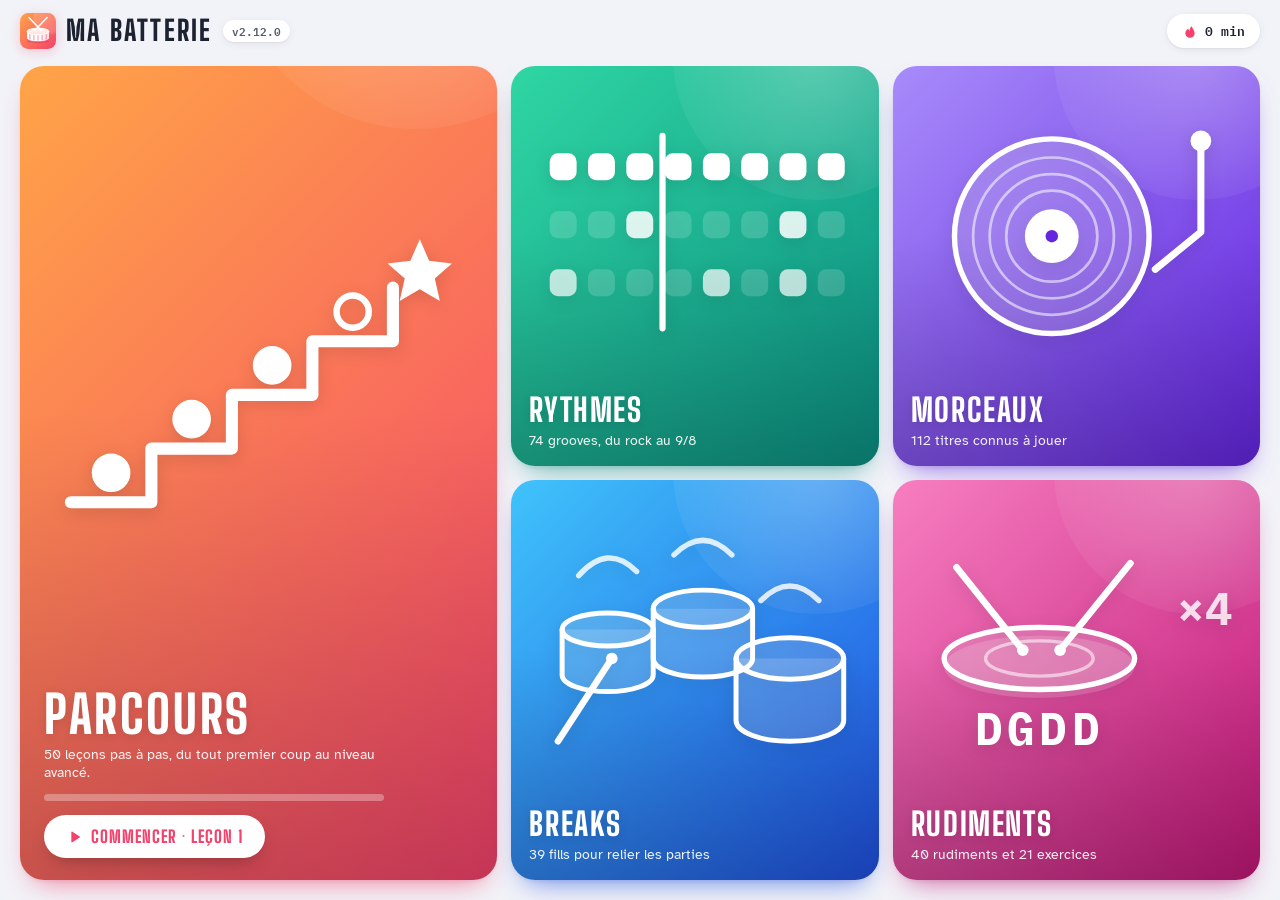
<file: index.html>
<!doctype html>
<html lang="fr">
<head>
<meta charset="utf-8">
<meta name="viewport" content="width=device-width, initial-scale=1, viewport-fit=cover">
<title>Ma Batterie</title>
<meta name="description" content="Apprendre la batterie : parcours progressif, rudiments, rythmes et morceaux connus, partitions qui se lisent toutes seules.">
<meta name="theme-color" content="#f2f3f8">
<link rel="manifest" href="manifest.webmanifest" data-pwa>
<link rel="apple-touch-icon" href="icons/apple-touch-icon.png" data-pwa>
<meta name="apple-mobile-web-app-capable" content="yes">
<meta name="mobile-web-app-capable" content="yes">
<meta name="apple-mobile-web-app-title" content="Batterie">
<meta name="apple-mobile-web-app-status-bar-style" content="default">
<link rel="preconnect" href="https://fonts.googleapis.com">
<link rel="preconnect" href="https://fonts.gstatic.com" crossorigin>
<link rel="stylesheet" href="https://fonts.googleapis.com/css2?family=Atkinson+Hyperlegible:ital,wght@0,400;0,700;1,400&family=Big+Shoulders+Display:wght@600;700;800&family=IBM+Plex+Mono:wght@500;600&display=swap">
<link rel="stylesheet" href="css/styles.css">
<link rel="icon" href="data:image/svg+xml,%3Csvg%20xmlns%3D%22http%3A%2F%2Fwww.w3.org%2F2000%2Fsvg%22%20viewBox%3D%220%200%20512%20512%22%3E%3Cdefs%3E%3ClinearGradient%20id%3D%22mb-fond%22%20x1%3D%220%22%20y1%3D%220%22%20x2%3D%221%22%20y2%3D%221%22%3E%3Cstop%20offset%3D%220%22%20stop-color%3D%22%23ffa447%22%2F%3E%3Cstop%20offset%3D%221%22%20stop-color%3D%22%23f5426c%22%2F%3E%3C%2FlinearGradient%3E%3ClinearGradient%20id%3D%22mb-corps%22%20x1%3D%220%22%20y1%3D%220%22%20x2%3D%221%22%20y2%3D%220%22%3E%3Cstop%20offset%3D%220%22%20stop-color%3D%22%23fff%22%2F%3E%3Cstop%20offset%3D%22.55%22%20stop-color%3D%22%23fff%22%2F%3E%3Cstop%20offset%3D%221%22%20stop-color%3D%22%23ffe2e8%22%2F%3E%3C%2FlinearGradient%3E%3ClinearGradient%20id%3D%22mb-peau%22%20x1%3D%220%22%20y1%3D%220%22%20x2%3D%220%22%20y2%3D%221%22%3E%3Cstop%20offset%3D%220%22%20stop-color%3D%22%23fff6ef%22%2F%3E%3Cstop%20offset%3D%221%22%20stop-color%3D%22%23ffe0d6%22%2F%3E%3C%2FlinearGradient%3E%3CclipPath%20id%3D%22mb-forme%22%3E%3Crect%20width%3D%22512%22%20height%3D%22512%22%20rx%3D%22116%22%2F%3E%3C%2FclipPath%3E%3C%2Fdefs%3E%3Crect%20width%3D%22512%22%20height%3D%22512%22%20rx%3D%22116%22%20fill%3D%22url(%23mb-fond)%22%2F%3E%3Ccircle%20cx%3D%22420%22%20cy%3D%2270%22%20r%3D%22230%22%20fill%3D%22%23fff%22%20opacity%3D%22.14%22%20clip-path%3D%22url(%23mb-forme)%22%2F%3E%3Cellipse%20cx%3D%22256%22%20cy%3D%22404%22%20rx%3D%22156%22%20ry%3D%2222%22%20fill%3D%22%237a0f2c%22%20opacity%3D%22.22%22%2F%3E%3Cpath%20d%3D%22M100%20262v102a156%2046%200%200%200%20312%200V262z%22%20fill%3D%22url(%23mb-corps)%22%2F%3E%3Cpath%20d%3D%22M100%20364a156%2046%200%200%200%20312%200%22%20fill%3D%22none%22%20stroke%3D%22%23f5426c%22%20stroke-width%3D%2212%22%20opacity%3D%22.9%22%2F%3E%3Cg%20stroke%3D%22%23f5426c%22%20stroke-width%3D%2210%22%20stroke-linecap%3D%22round%22%20opacity%3D%22.85%22%3E%3Cline%20x1%3D%22140%22%20y1%3D%22300%22%20x2%3D%22140%22%20y2%3D%22372%22%2F%3E%3Cline%20x1%3D%22198%22%20y1%3D%22306%22%20x2%3D%22198%22%20y2%3D%22384%22%2F%3E%3Cline%20x1%3D%22256%22%20y1%3D%22308%22%20x2%3D%22256%22%20y2%3D%22388%22%2F%3E%3Cline%20x1%3D%22314%22%20y1%3D%22306%22%20x2%3D%22314%22%20y2%3D%22384%22%2F%3E%3Cline%20x1%3D%22372%22%20y1%3D%22300%22%20x2%3D%22372%22%20y2%3D%22372%22%2F%3E%3C%2Fg%3E%3Cellipse%20cx%3D%22256%22%20cy%3D%22262%22%20rx%3D%22156%22%20ry%3D%2246%22%20fill%3D%22url(%23mb-peau)%22%20stroke%3D%22%23fff%22%20stroke-width%3D%2214%22%2F%3E%3Cg%20stroke%3D%22%23fff%22%20stroke-width%3D%2222%22%20stroke-linecap%3D%22round%22%3E%3Cline%20x1%3D%22126%22%20y1%3D%2264%22%20x2%3D%22300%22%20y2%3D%22246%22%2F%3E%3Cline%20x1%3D%22386%22%20y1%3D%2264%22%20x2%3D%22212%22%20y2%3D%22246%22%2F%3E%3C%2Fg%3E%3Ccircle%20cx%3D%22300%22%20cy%3D%22246%22%20r%3D%2216%22%20fill%3D%22%23fff%22%2F%3E%3Ccircle%20cx%3D%22212%22%20cy%3D%22246%22%20r%3D%2216%22%20fill%3D%22%23fff%22%2F%3E%3C%2Fsvg%3E">
</head>
<body>

<!-- Pictogrammes (un seul jeu de symboles, réutilisé partout) -->
<svg class="sprite" aria-hidden="true" focusable="false">
  <symbol id="i-retour" viewBox="0 0 24 24"><path d="M15 5l-7 7 7 7" fill="none" stroke="currentColor" stroke-width="2.4" stroke-linecap="round" stroke-linejoin="round"/></symbol>
  <symbol id="i-maison" viewBox="0 0 24 24"><path d="M4 11l8-7 8 7M6.5 9.5V20h11V9.5" fill="none" stroke="currentColor" stroke-width="2.2" stroke-linecap="round" stroke-linejoin="round"/></symbol>
  <symbol id="i-prec" viewBox="0 0 24 24"><path d="M14 6l-6 6 6 6" fill="none" stroke="currentColor" stroke-width="2.4" stroke-linecap="round" stroke-linejoin="round"/></symbol>
  <symbol id="i-suiv" viewBox="0 0 24 24"><path d="M10 6l6 6-6 6" fill="none" stroke="currentColor" stroke-width="2.4" stroke-linecap="round" stroke-linejoin="round"/></symbol>
  <symbol id="i-aide" viewBox="0 0 24 24"><circle cx="12" cy="12" r="9" fill="none" stroke="currentColor" stroke-width="2"/><path d="M9.6 9.4a2.5 2.5 0 1 1 3.4 2.3c-.7.3-1 .9-1 1.6v.4" fill="none" stroke="currentColor" stroke-width="2" stroke-linecap="round"/><circle cx="12" cy="17" r="1.2" fill="currentColor"/></symbol>
  <symbol id="i-reglages" viewBox="0 0 24 24"><path d="M4 7h9M17 7h3M4 17h3M11 17h9" fill="none" stroke="currentColor" stroke-width="2" stroke-linecap="round"/><circle cx="15" cy="7" r="2.2" fill="none" stroke="currentColor" stroke-width="2"/><circle cx="9" cy="17" r="2.2" fill="none" stroke="currentColor" stroke-width="2"/></symbol>
  <symbol id="i-metronome" viewBox="0 0 24 24"><path d="M8.5 3.5h7L19 21H5z" fill="none" stroke="currentColor" stroke-width="2" stroke-linejoin="round"/><path d="M12 16l5-8.5M7 16h10" fill="none" stroke="currentColor" stroke-width="2" stroke-linecap="round"/></symbol>
  <symbol id="i-batterie" viewBox="0 0 24 24"><ellipse cx="12" cy="8" rx="8" ry="3" fill="none" stroke="currentColor" stroke-width="2"/><path d="M4 8v8c0 1.7 3.6 3 8 3s8-1.3 8-3V8" fill="none" stroke="currentColor" stroke-width="2"/><path d="M9 3.5l3 4M17 2.5l-4 5" stroke="currentColor" stroke-width="1.8" stroke-linecap="round"/></symbol>
  <symbol id="i-reinit" viewBox="0 0 24 24"><path d="M5 12a7 7 0 1 0 2.1-5" fill="none" stroke="currentColor" stroke-width="2.2" stroke-linecap="round"/><path d="M4.5 3.5V8H9" fill="none" stroke="currentColor" stroke-width="2.2" stroke-linecap="round" stroke-linejoin="round"/></symbol>
  <symbol id="i-play" viewBox="0 0 24 24"><path d="M8 4.8v14.4c0 .8.9 1.3 1.6.8l11-7.2c.6-.4.6-1.2 0-1.6l-11-7.2c-.7-.5-1.6 0-1.6.8z" fill="currentColor"/></symbol>
  <symbol id="i-stop" viewBox="0 0 24 24"><rect x="6" y="6" width="12" height="12" rx="2" fill="currentColor"/></symbol>
  <symbol id="i-print" viewBox="0 0 24 24"><path d="M7 9V3h10v6M7 17H4v-7h16v7h-3M7 14h10v7H7z" fill="none" stroke="currentColor" stroke-width="2" stroke-linejoin="round"/></symbol>
  <symbol id="i-installer" viewBox="0 0 24 24"><path d="M12 3v12M7 10l5 5 5-5M5 20h14" fill="none" stroke="currentColor" stroke-width="2" stroke-linecap="round" stroke-linejoin="round"/></symbol>
  <symbol id="i-fermer" viewBox="0 0 24 24"><path d="M6 6l12 12M18 6L6 18" fill="none" stroke="currentColor" stroke-width="2.4" stroke-linecap="round"/></symbol>
  <symbol id="i-flamme" viewBox="0 0 24 24"><path d="M12 22c4 0 7-2.8 7-6.8 0-4.3-3.6-6.3-4.3-10.2-2.4 1.6-3.5 4-3.2 6.6-1.2-.6-2-1.8-2.2-3.2C7.2 10 5 12.3 5 15.2 5 19.2 8 22 12 22z" fill="currentColor"/></symbol>
  <symbol id="i-vue-partition" viewBox="0 0 24 24"><path d="M3 6h18M3 10h18M3 14h18M3 18h18" stroke="currentColor" stroke-width="1.4" opacity=".5"/><ellipse cx="8" cy="16" rx="2.6" ry="2" fill="currentColor" transform="rotate(-20 8 16)"/><ellipse cx="15.5" cy="12" rx="2.6" ry="2" fill="currentColor" transform="rotate(-20 15.5 12)"/><path d="M10.4 15.4V4.6l7.5-2v9" fill="none" stroke="currentColor" stroke-width="2" stroke-linejoin="round"/></symbol>
  <symbol id="i-vue-grille" viewBox="0 0 24 24"><rect x="3" y="4" width="18" height="16" rx="2.5" fill="none" stroke="currentColor" stroke-width="2"/><path d="M3 9.5h18M3 15h18M9 4v16M15 4v16" stroke="currentColor" stroke-width="1.6"/><rect x="4.5" y="5.5" width="3.2" height="2.8" rx=".8" fill="currentColor"/><rect x="16.3" y="11" width="3.2" height="2.8" rx=".8" fill="currentColor"/><rect x="10.4" y="16.4" width="3.2" height="2.8" rx=".8" fill="currentColor"/></symbol>
  <symbol id="i-vue-kit" viewBox="0 0 24 24"><circle cx="6" cy="8" r="3.4" fill="none" stroke="currentColor" stroke-width="2"/><circle cx="18" cy="8" r="3.4" fill="none" stroke="currentColor" stroke-width="2"/><circle cx="12" cy="6" r="2.6" fill="none" stroke="currentColor" stroke-width="2"/><circle cx="8" cy="16.5" r="3.4" fill="currentColor"/><circle cx="16.5" cy="17" r="4" fill="none" stroke="currentColor" stroke-width="2"/></symbol>
  <symbol id="i-drapeau" viewBox="0 0 24 24"><path d="M6 21V4h11.5l-2.8 4.2 2.8 4.3H6" fill="none" stroke="currentColor" stroke-width="2.4" stroke-linecap="round" stroke-linejoin="round"/></symbol>
  <symbol id="i-coche" viewBox="0 0 24 24"><path d="M5 12.5l4.5 4.5L19 7.5" fill="none" stroke="currentColor" stroke-width="2.8" stroke-linecap="round" stroke-linejoin="round"/></symbol>
  <symbol id="i-clavier" viewBox="0 0 24 24"><rect x="2.5" y="6" width="19" height="12" rx="2" fill="none" stroke="currentColor" stroke-width="2"/><path d="M6 10h1M10 10h1M14 10h1M18 10h1M7 14h10" stroke="currentColor" stroke-width="2" stroke-linecap="round"/></symbol>
</svg>

<!-- Toute l'appli : si le téléphone est tenu droit, ce conteneur pivote d'un quart de tour -->
<div id="appli">

<!-- ================= Accueil ================= -->
<section class="ecran" id="ecran-accueil" aria-labelledby="titre-accueil">
  <header class="entete">
    <div class="marque">
      <span class="logo" aria-hidden="true">
        <!-- logo --><svg xmlns="http://www.w3.org/2000/svg" viewBox="0 0 512 512"><defs><linearGradient id="mb-fond" x1="0" y1="0" x2="1" y2="1"><stop offset="0" stop-color="#ffa447"/><stop offset="1" stop-color="#f5426c"/></linearGradient><linearGradient id="mb-corps" x1="0" y1="0" x2="1" y2="0"><stop offset="0" stop-color="#fff"/><stop offset=".55" stop-color="#fff"/><stop offset="1" stop-color="#ffe2e8"/></linearGradient><linearGradient id="mb-peau" x1="0" y1="0" x2="0" y2="1"><stop offset="0" stop-color="#fff6ef"/><stop offset="1" stop-color="#ffe0d6"/></linearGradient><clipPath id="mb-forme"><rect width="512" height="512" rx="116"/></clipPath></defs><rect width="512" height="512" rx="116" fill="url(#mb-fond)"/><circle cx="420" cy="70" r="230" fill="#fff" opacity=".14" clip-path="url(#mb-forme)"/><ellipse cx="256" cy="404" rx="156" ry="22" fill="#7a0f2c" opacity=".22"/><path d="M100 262v102a156 46 0 0 0 312 0V262z" fill="url(#mb-corps)"/><path d="M100 364a156 46 0 0 0 312 0" fill="none" stroke="#f5426c" stroke-width="12" opacity=".9"/><g stroke="#f5426c" stroke-width="10" stroke-linecap="round" opacity=".85"><line x1="140" y1="300" x2="140" y2="372"/><line x1="198" y1="306" x2="198" y2="384"/><line x1="256" y1="308" x2="256" y2="388"/><line x1="314" y1="306" x2="314" y2="384"/><line x1="372" y1="300" x2="372" y2="372"/></g><ellipse cx="256" cy="262" rx="156" ry="46" fill="url(#mb-peau)" stroke="#fff" stroke-width="14"/><g stroke="#fff" stroke-width="22" stroke-linecap="round"><line x1="126" y1="64" x2="300" y2="246"/><line x1="386" y1="64" x2="212" y2="246"/></g><circle cx="300" cy="246" r="16" fill="#fff"/><circle cx="212" cy="246" r="16" fill="#fff"/></svg><!-- /logo -->
      </span>
      <h1 id="titre-accueil" class="mot">Ma Batterie</h1>
      <span class="version" id="version"></span>
    </div>
    <div class="entete-droite">
      <a class="pastille-stat a-travailler" href="#/progression" id="pastille-travail" hidden>
        <svg class="ico" aria-hidden="true"><use href="#i-drapeau"/></svg><span><b id="travail-n">0</b><span class="pt-lbl"> à travailler</span></span>
      </a>
      <a class="pastille-stat reprendre" href="#/" id="reprendre" hidden>
        <svg class="ico" aria-hidden="true"><use href="#i-play"/></svg><span id="reprendre-texte"></span>
      </a>
      <a class="pastille-stat" href="#/progression" id="stat-jour" title="Ma progression">
        <svg class="ico" aria-hidden="true"><use href="#i-flamme"/></svg><span id="streak-text">0 min</span>
      </a>
      <button class="btn-plat" id="btn-installer" type="button" hidden>
        <svg class="ico" aria-hidden="true"><use href="#i-installer"/></svg>Installer
      </button>
    </div>
  </header>

  <div class="accueil-grille">
    <div class="carte-cat grande c-parcours">
      <div class="cat-illus" id="illus-parcours"></div>
      <div class="cat-texte">
        <h2><a href="#/parcours" class="carte-lien">Parcours</a></h2>
        <p id="parcours-resume">Apprends pas à pas, du premier coup au niveau avancé.</p>
        <div class="jauge fine" aria-hidden="true"><i id="parcours-jauge"></i></div>
      </div>
      <a class="cta" id="cta-continuer" href="#/parcours">
        <svg class="ico" aria-hidden="true"><use href="#i-play"/></svg><span id="cta-texte">Commencer</span>
      </a>
    </div>
    <a class="carte-cat c-rythmes" href="#/rythmes">
      <div class="cat-illus" id="illus-rythmes"></div>
      <div class="cat-texte"><h2>Rythmes</h2><p id="compte-rythmes"></p></div>
    </a>
    <a class="carte-cat c-morceaux" href="#/morceaux">
      <div class="cat-illus" id="illus-morceaux"></div>
      <div class="cat-texte"><h2>Morceaux</h2><p id="compte-morceaux"></p></div>
    </a>
    <a class="carte-cat c-breaks" href="#/breaks">
      <div class="cat-illus" id="illus-breaks"></div>
      <div class="cat-texte"><h2>Breaks</h2><p id="compte-breaks"></p></div>
    </a>
    <a class="carte-cat c-rudiments" href="#/rudiments">
      <div class="cat-illus" id="illus-rudiments"></div>
      <div class="cat-texte"><h2>Rudiments</h2><p id="compte-rudiments"></p></div>
    </a>
  </div>
</section>

<!-- ================= Listes (catégories, niveaux, familles) ================= -->
<section class="ecran" id="ecran-liste" hidden aria-labelledby="liste-titre">
  <header class="entete">
    <a class="rond" id="liste-retour" href="#/" aria-label="Retour">
      <svg class="ico" aria-hidden="true"><use href="#i-retour"/></svg>
    </a>
    <div class="entete-titres">
      <p class="surtitre" id="liste-sur"></p>
      <h1 id="liste-titre"></h1>
    </div>
    <div class="entete-droite">
      <div class="sauts" id="liste-sauts" role="group" aria-label="Aller au niveau"></div>
      <a class="rond" href="#/" aria-label="Accueil"><svg class="ico" aria-hidden="true"><use href="#i-maison"/></svg></a>
    </div>
  </header>
  <div class="liste-corps" id="liste-corps"></div>
</section>

<!-- ================= Lecteur ================= -->
<section class="ecran ecran-jouer" id="ecran-jouer" hidden aria-labelledby="j-titre">
  <header class="barre-jeu">
    <a class="rond" id="j-retour" href="#/" aria-label="Retour à la liste">
      <svg class="ico" aria-hidden="true"><use href="#i-retour"/></svg>
    </a>
    <div class="j-nav">
      <a class="rond petit" id="j-prec" href="#/" aria-label="Précédent"><svg class="ico" aria-hidden="true"><use href="#i-prec"/></svg></a>
      <div class="j-titres">
        <p class="surtitre" id="j-sur"></p>
        <h1 id="j-titre"></h1>
      </div>
      <a class="rond petit" id="j-suiv" href="#/" aria-label="Suivant"><svg class="ico" aria-hidden="true"><use href="#i-suiv"/></svg></a>
    </div>
    <div class="j-droite">
      <span class="note-jeu" id="practice-score" hidden aria-live="polite"></span>
      <div class="statut-seg" role="group" aria-label="Où j'en suis">
        <button class="statut-btn travail" id="st-travail" type="button" aria-pressed="false" title="À travailler">
          <svg class="ico" aria-hidden="true"><use href="#i-drapeau"/></svg><span>À travailler</span>
        </button>
        <button class="statut-btn acquis" id="st-acquis" type="button" aria-pressed="false" title="Acquis">
          <svg class="ico" aria-hidden="true"><use href="#i-coche"/></svg><span>Acquis</span>
        </button>
      </div>
      <button class="rond" id="j-aide" type="button" aria-label="Explications" aria-haspopup="dialog">
        <svg class="ico" aria-hidden="true"><use href="#i-aide"/></svg>
      </button>
      <button class="rond" id="j-reglages" type="button" aria-label="Réglages" aria-haspopup="dialog">
        <svg class="ico" aria-hidden="true"><use href="#i-reglages"/></svg>
      </button>
    </div>
  </header>

  <div class="sections-bar" id="sections-bar" hidden></div>

  <main class="partition-zone">
    <div class="papier" id="papier">
      <div class="score-staff" id="score-staff"></div>
      <div class="score-grid" id="score-grid" hidden></div>
      <div class="score-kit" id="score-kit" hidden></div>
    </div>
    <div class="count-overlay" id="count-overlay" hidden aria-live="assertive"><span></span></div>
  </main>

  <footer class="barre-transport">
    <div class="t-bascules">
      <button class="bascule vue" id="opt-vue" type="button" aria-label="Affichage : partition" title="Changer d'affichage : partition, grille, batterie">
        <svg class="ico" aria-hidden="true"><use id="opt-vue-ico" href="#i-vue-partition"/></svg><span id="opt-vue-txt">Partition</span>
      </button>
      <button class="bascule" id="opt-click" type="button" aria-pressed="false" aria-label="Métronome" title="Métronome">
        <svg class="ico" aria-hidden="true"><use href="#i-metronome"/></svg>
      </button>
      <button class="bascule actif" id="opt-kit" type="button" aria-pressed="true" aria-label="Entendre la batterie" title="Entendre la batterie">
        <svg class="ico" aria-hidden="true"><use href="#i-batterie"/></svg>
      </button>
    </div>
    <div class="t-tempo" role="group" aria-label="Tempo">
      <button class="rond petit" id="tempo-moins" type="button" aria-label="Ralentir">−</button>
      <div class="bpm-aff"><output id="bpm-val" for="bpm">80</output><span>BPM</span></div>
      <button class="rond petit" id="tempo-plus" type="button" aria-label="Accélérer">+</button>
      <input type="range" id="bpm" min="40" max="200" value="80" aria-label="Tempo en battements par minute">
      <button class="rond petit" id="tempo-reset" type="button" aria-label="Revenir au tempo conseillé" title="Tempo conseillé">
        <svg class="ico" aria-hidden="true"><use href="#i-reinit"/></svg>
      </button>
    </div>
    <button class="lecture" id="btn-play" type="button" aria-label="Lecture">
      <svg class="ico" aria-hidden="true"><use id="play-ico" href="#i-play"/></svg>
    </button>
  </footer>
</section>

<!-- ================= Volet : explications ================= -->
<div class="toast" id="toast" role="status" aria-live="polite" hidden></div>
<div class="voile" id="voile" hidden></div>
<aside class="volet" id="volet-aide" hidden role="dialog" aria-modal="true" aria-labelledby="aide-titre">
  <header class="volet-tete">
    <h2 id="aide-titre">Explications</h2>
    <button class="rond petit" type="button" data-fermer aria-label="Fermer"><svg class="ico" aria-hidden="true"><use href="#i-fermer"/></svg></button>
  </header>
  <div class="volet-corps">
    <div id="aide-corps" class="texte"></div>
    <h3>Les éléments joués</h3>
    <div id="legende"></div>
    <div id="kit-diagram" class="kit-cadre"></div>
    <p class="muted small">Touche un élément pour l'entendre.</p>
  </div>
</aside>

<!-- ================= Volet : réglages ================= -->
<aside class="volet" id="volet-reglages" hidden role="dialog" aria-modal="true" aria-labelledby="reglages-titre">
  <header class="volet-tete">
    <h2 id="reglages-titre">Réglages</h2>
    <button class="rond petit" type="button" data-fermer aria-label="Fermer"><svg class="ico" aria-hidden="true"><use href="#i-fermer"/></svg></button>
  </header>
  <div class="volet-corps">
    <h3>Affichage</h3>
    <div class="seg" id="view-toggle" role="group" aria-label="Affichage">
      <button class="seg-btn actif" data-score="staff" type="button" aria-pressed="true">Partition</button>
      <button class="seg-btn" data-score="grid" type="button" aria-pressed="false">Grille</button>
      <button class="seg-btn" data-score="kit" type="button" aria-pressed="false">Batterie</button>
    </div>

    <h3>Lecture</h3>
    <label class="inter"><span>Décompte avant de jouer</span><input type="checkbox" id="opt-count" role="switch" checked><i></i></label>
    <label class="inter"><span>Jouer en boucle</span><input type="checkbox" id="opt-loop" role="switch" checked><i></i></label>
    <label class="ligne-reglage"><span>Métronome</span>
      <select id="click-sub" class="choix"><option value="1">à la noire</option></select>
    </label>
    <label class="inter"><span>Tempo progressif</span><input type="checkbox" id="opt-ramp" role="switch"><i></i></label>
    <div class="rampe" id="ramp-row" hidden>
      +<input type="number" id="ramp-step" min="1" max="20" value="4" aria-label="BPM ajoutés"> BPM
      toutes les <input type="number" id="ramp-every" min="1" max="16" value="2" aria-label="Nombre de boucles"> boucles,
      jusqu'à <input type="number" id="ramp-max" min="40" max="260" value="120" aria-label="Tempo maximum">
    </div>

    <h3>Tempo</h3>
    <div class="rang-boutons">
      <button class="btn-plat" id="btn-half" type="button">÷2</button>
      <button class="btn-plat" id="btn-double" type="button">×2</button>
      <button class="btn-plat" id="btn-tap" type="button">Tap</button>
    </div>

    <h3>Mixeur</h3>
    <p class="muted small">M coupe un élément, S n'entend que lui.</p>
    <div class="mixer" id="mixer"></div>

    <h3>Jouer au clavier</h3>
    <label class="inter"><span>Mode jeu : l'appli juge ta précision</span><input type="checkbox" id="btn-practice" role="switch"><i></i></label>
    <table class="keys">
      <tr><td><kbd>Espace</kbd></td><td>Grosse caisse</td></tr>
      <tr><td><kbd>F</kbd> <kbd>J</kbd></td><td>Caisse claire</td></tr>
      <tr><td><kbd>D</kbd> <kbd>K</kbd> · <kbd>S</kbd></td><td>Charleston · ouvert</td></tr>
      <tr><td><kbd>A</kbd></td><td>Charleston au pied</td></tr>
      <tr><td><kbd>I</kbd> <kbd>O</kbd> <kbd>P</kbd></td><td>Toms</td></tr>
      <tr><td><kbd>E</kbd> <kbd>R</kbd></td><td>Crash, ride</td></tr>
      <tr><td><kbd>Entrée</kbd></td><td>Lecture / arrêt</td></tr>
      <tr><td><kbd>←</kbd> <kbd>→</kbd></td><td>Précédent / suivant</td></tr>
    </table>

    <h3>Plus</h3>
    <div class="rang-boutons">
      <button class="btn-plat" id="btn-print" type="button"><svg class="ico" aria-hidden="true"><use href="#i-print"/></svg>Imprimer</button>
    </div>
    <p class="muted small credit">Sons : vraie batterie acoustique enregistrée — <i>Virtuosity Drums</i>, Versilian Studios, domaine public (CC0).</p>
    <p class="muted small" id="version-detail"></p>
  </div>
</aside>

<!-- Installation : proposée au premier démarrage -->
<div class="modal" id="install-modal" hidden role="dialog" aria-modal="true" aria-labelledby="install-titre">
  <div class="modal-box install-box">
    <img class="install-icone" src="icons/icone-192.png" width="84" height="84" alt="">
    <div class="install-texte">
      <h2 id="install-titre">Installe Ma Batterie</h2>
      <p>Une icône sur ton écran d'accueil, l'appli en plein écran et à l'horizontale, et elle marche même sans connexion.</p>
      <ol class="etapes" id="install-ios" hidden>
        <li>Touche le bouton <b>Partager</b> de Safari (le carré avec une flèche vers le haut).</li>
        <li>Choisis <b>Sur l'écran d'accueil</b>, puis <b>Ajouter</b>.</li>
      </ol>
      <p class="muted small" id="install-autre" hidden>Ouvre le menu du navigateur (⋮) et choisis <b>Installer l'application</b> ou <b>Ajouter à l'écran d'accueil</b>.</p>
      <div class="rang-boutons">
        <button class="btn-plat accent" id="install-oui" type="button" hidden>Installer</button>
        <button class="btn-plat" id="install-non" type="button">Plus tard</button>
      </div>
    </div>
  </div>
</div>

</div><!-- /appli -->

<!-- Impression : la partition découpée en lignes -->
<div class="impression" id="impression" aria-hidden="true">
  <h1 id="imp-titre"></h1>
  <p id="imp-sous"></p>
  <div id="score-print"></div>
</div>

<script type="module" src="js/app.js"></script>
</body>
</html>
</file>
<file: css/styles.css>
/* =====================================================================
   Ma Batterie — interface en écrans, pensée pour l'horizontale.
   Thème clair et coloré : fond gris très pâle, cartes en dégradés vifs (une
   couleur par catégorie, par niveau, par famille), cartes blanches ombrées
   pour les exercices. La partition est une feuille blanche, lue de loin.
   Titres : Big Shoulders — Texte : Atkinson Hyperlegible — Chiffres : IBM Plex Mono.
   ===================================================================== */
:root{
  --fond:#f2f3f8;
  --surface:#ffffff;
  --surface-2:#eef0f5;
  --surface-3:#dde1ea;
  --bord:#e6e9ef;
  --texte:#1d2230;
  --texte-2:#535c6e;     /* 6,6:1 sur le fond */
  --texte-3:#667085;     /* 4,8:1 sur le fond */
  --ton-1:#ff9f43;       /* dégradé d'action : orange → rose */
  --ton-2:#f5426c;
  --ton-texte:#d6204f;   /* la couleur d'action, lisible en petit sur fond clair */
  --laiton:#f59e0b;
  --corail:#e5484d;      /* lecture en cours */
  --vert:#10b981;
  --papier:#fffdf9;
  --encre:#1d2230;
  --encre-2:#5d6474;
  --ombre-s:0 1px 2px rgba(22,28,45,.07), 0 2px 8px rgba(22,28,45,.06);
  --ombre:0 2px 4px rgba(22,28,45,.05), 0 14px 30px -14px rgba(22,28,45,.28);
  /* couleurs des illustrations (redéfinies selon la carte) */
  --ill-1:var(--ton-2); --ill-2:var(--ton-1); --ill-3:#7c3aed;
  --ill-fond:#fff0f3; --ill-trait:#e3e6ee; --ill-txt:#fff;

  --f-titre:'Big Shoulders Display', Oswald, Impact, 'Arial Narrow', sans-serif;
  --f-texte:'Atkinson Hyperlegible', system-ui, -apple-system, 'Segoe UI', Roboto, sans-serif;
  --f-chiffres:'IBM Plex Mono', ui-monospace, Menlo, Consolas, monospace;

  --r-carte:24px;
  --r:14px;
  --gout:20px;           /* marge latérale */
  --haut-entete:62px;
  --haut-transport:74px;
  --sur-g:env(safe-area-inset-left, 0px);
  --sur-d:env(safe-area-inset-right, 0px);
  --sur-h:env(safe-area-inset-top, 0px);
  --sur-b:env(safe-area-inset-bottom, 0px);
}
*{box-sizing:border-box}
html,body{margin:0;padding:0;height:100%}
body{
  background:var(--fond);color:var(--texte);
  font:15px/1.55 var(--f-texte);
  -webkit-font-smoothing:antialiased;
  overflow:hidden;                    /* chaque écran gère son propre défilement */
  -webkit-tap-highlight-color:transparent;
}
h1,h2,h3,h4{margin:0;line-height:1.05;font-family:var(--f-titre);font-weight:800;letter-spacing:.02em;text-wrap:balance}
p{margin:.5em 0}
a{color:inherit;text-decoration:none}
b,strong{font-weight:700}
.muted{color:var(--texte-2)}
.small{font-size:13px}
.hidden,[hidden]{display:none !important}
.sprite{position:absolute;width:0;height:0;overflow:hidden}
.ico{width:20px;height:20px;flex:0 0 20px;fill:currentColor}
:focus-visible{outline:3px solid #6366f1;outline-offset:3px;border-radius:10px}

/* ====== écrans ======
 * #appli est le conteneur de référence : toutes les adaptations à la taille (@container appli)
 * se règlent sur sa taille réelle, qu'il soit à plat ou pivoté (téléphone tenu droit). */
#appli{position:fixed;inset:0;container:appli / size}
.ecran{
  position:fixed;inset:0;display:flex;flex-direction:column;
  padding:var(--sur-h) var(--sur-d) var(--sur-b) var(--sur-g);
  animation:entree .22s ease-out;
}
@keyframes entree{from{opacity:0;transform:translateY(6px)}to{opacity:1;transform:none}}

/* ====== en-têtes ====== */
.entete{flex:0 0 var(--haut-entete);display:flex;align-items:center;gap:14px;padding:0 var(--gout)}
.entete-titres{flex:1 0 auto;min-width:0;max-width:58%}
.entete-titres h1{font-size:30px;text-transform:uppercase;white-space:nowrap;overflow:hidden;text-overflow:ellipsis}
.entete-droite{margin-left:auto;display:flex;align-items:center;gap:10px}
.surtitre{
  margin:0 0 2px;font:700 12px/1.2 var(--f-titre);letter-spacing:.16em;text-transform:uppercase;color:var(--ton-texte);
  white-space:nowrap;overflow:hidden;text-overflow:ellipsis;
}
.surtitre:empty{display:none}
.marque{display:flex;align-items:center;gap:10px}
.logo svg{width:36px;height:36px;display:block;filter:drop-shadow(0 3px 6px rgba(245,66,108,.25))}
.mot{font-size:28px;text-transform:uppercase;letter-spacing:.08em}
.version{padding:3px 9px;border-radius:99px;font:600 11px/1.4 var(--f-chiffres);color:var(--texte-2);background:var(--surface);box-shadow:var(--ombre-s)}
.pastille-stat{
  display:inline-flex;align-items:center;gap:7px;padding:9px 15px;border-radius:99px;
  background:var(--surface);color:var(--texte);font:600 13px/1 var(--f-chiffres);box-shadow:var(--ombre-s);
}
.pastille-stat .ico{width:16px;height:16px;flex-basis:16px;color:var(--ton-2)}
.pastille-stat:hover{box-shadow:var(--ombre)}
.pastille-stat.reprendre{color:var(--ton-texte);max-width:320px}
.pastille-stat.reprendre span{white-space:nowrap;overflow:hidden;text-overflow:ellipsis}

/* ====== boutons ====== */
.rond{
  width:44px;height:44px;flex:0 0 44px;border-radius:50%;border:none;cursor:pointer;
  display:grid;place-items:center;background:var(--surface);color:var(--texte);box-shadow:var(--ombre-s);
  font:600 22px/1 var(--f-chiffres);transition:background .15s,box-shadow .15s,opacity .15s;
}
.rond:hover{box-shadow:var(--ombre)}
.rond.petit{width:38px;height:38px;flex-basis:38px;font-size:20px}
.rond[aria-disabled="true"]{opacity:.3;pointer-events:none;box-shadow:none}
.btn-plat{
  display:inline-flex;align-items:center;gap:8px;cursor:pointer;border:none;
  padding:10px 16px;border-radius:12px;background:var(--surface-2);color:var(--texte);
  font:600 14px/1 var(--f-texte);transition:background .15s,box-shadow .15s;
}
.btn-plat:hover{background:var(--surface-3)}
.btn-plat.accent,#btn-installer{background:linear-gradient(135deg,var(--ton-1),var(--ton-2));color:#fff;box-shadow:0 8px 18px -8px rgba(245,66,108,.6)}
.btn-plat.accent:hover,#btn-installer:hover{filter:brightness(1.05)}
.btn-plat .ico{width:17px;height:17px;flex-basis:17px}
#btn-half,#btn-double,#btn-tap{font-family:var(--f-chiffres);min-width:64px;justify-content:center}

/* ====== cartes en dégradé (accueil, niveaux, familles) ====== */
.carte-cat,.tuile,.groupe-tete{
  --c1:var(--ton-1);--c2:var(--ton-2);
  position:relative;overflow:hidden;isolation:isolate;color:#fff;
  background:linear-gradient(135deg,var(--c1) 0%,var(--c2) 100%);
  box-shadow:0 14px 28px -14px color-mix(in srgb, var(--c2) 75%, transparent), 0 2px 4px rgba(22,28,45,.06);
  --ill-1:#fff; --ill-2:rgba(255,255,255,.82); --ill-3:rgba(255,255,255,.55);
  --ill-fond:rgba(255,255,255,.16); --ill-trait:rgba(255,255,255,.32); --ill-txt:var(--c2);
  transition:transform .18s ease, box-shadow .18s ease;
}
/* formes décoratives : un grand disque clair en haut, un voile sombre sous le texte */
.carte-cat::before,.tuile::before,.groupe-tete::before{
  content:"";position:absolute;z-index:-1;width:78%;aspect-ratio:1;right:-22%;top:-38%;
  border-radius:50%;background:radial-gradient(circle,rgba(255,255,255,.26),rgba(255,255,255,.06) 70%);
}
.carte-cat::after,.tuile::after,.groupe-tete::after{
  content:"";position:absolute;inset:0;z-index:-1;
  background:linear-gradient(to top,rgba(0,0,0,.2),transparent 58%);
}
a.carte-cat:hover,.carte-cat:has(.carte-lien:hover),.tuile:hover{
  transform:translateY(-3px);
  box-shadow:0 20px 34px -14px color-mix(in srgb, var(--c2) 80%, transparent), 0 2px 4px rgba(22,28,45,.06);
}
a.carte-cat:active,.tuile:active,.item-carte:active{transform:scale(.98)}

/* ====== accueil ====== */
.accueil-grille{
  flex:1;min-height:0;display:grid;gap:14px;
  grid-template-columns:1.3fr 1fr 1fr;grid-template-rows:1fr 1fr;
  padding:4px var(--gout) var(--gout);
}
.carte-cat{border-radius:var(--r-carte);display:flex;flex-direction:column;justify-content:flex-end;padding:16px 18px;min-height:0}
.carte-cat h2{font-size:32px;text-transform:uppercase;letter-spacing:.05em;text-shadow:0 2px 10px rgba(0,0,0,.12)}
.carte-cat p{margin:4px 0 0;color:rgba(255,255,255,.92);font-size:13.5px;line-height:1.35}
.cat-illus{flex:1 1 0;min-height:0;margin:0 0 8px;pointer-events:none;filter:drop-shadow(0 4px 8px rgba(0,0,0,.12))}
.cat-illus svg{width:100%;height:100%;display:block}
.cat-texte{flex:none}
.c-parcours{--c1:#ffa447;--c2:#f5426c}
.c-rythmes{--c1:#2fd6a3;--c2:#0b8f82}
.c-morceaux{--c1:#a78bfa;--c2:#6425e0}
.c-breaks{--c1:#3fc3fb;--c2:#1f4fe0}
.c-rudiments{--c1:#f77ec0;--c2:#c01777}
.carte-cat.grande{grid-row:1 / 3;padding:22px 24px}
.carte-cat.grande{container:carte / inline-size}
@container carte (max-width:340px){ .cta-verbe{display:none} }
.carte-cat.grande .cat-illus{margin-bottom:12px}
.carte-cat.grande h2{font-size:52px}
.carte-cat.grande .cat-texte{max-width:34ch}
.carte-lien::after{content:"";position:absolute;inset:0;z-index:1}   /* toute la carte est cliquable */
.cta{
  position:relative;z-index:2;flex:none;align-self:flex-start;margin-top:14px;
  display:inline-flex;align-items:center;gap:9px;max-width:calc(100% - 48px);
  padding:13px 22px;border-radius:99px;background:#fff;color:var(--c2);
  font:800 17px/1 var(--f-titre);letter-spacing:.06em;text-transform:uppercase;
  white-space:nowrap;overflow:hidden;text-overflow:ellipsis;
  box-shadow:0 8px 20px -8px rgba(0,0,0,.35);transition:transform .15s;
}
.cta:hover{transform:translateY(-2px)}
.cta .ico{width:16px;height:16px;flex-basis:16px}
.jauge{height:8px;border-radius:99px;background:var(--surface-3);overflow:hidden;margin-top:12px}
.jauge i{display:block;height:100%;border-radius:99px;background:linear-gradient(90deg,var(--ton-1),var(--ton-2))}
.jauge.fine{height:7px}
.carte-cat .jauge,.tuile .jauge{background:rgba(255,255,255,.3)}
.carte-cat .jauge i,.tuile .jauge i{background:#fff}

/* ====== listes : une bande qui défile de gauche à droite ====== */
.liste-corps{
  flex:1;min-height:0;overflow-x:auto;overflow-y:hidden;
  padding:6px var(--gout) calc(var(--gout) - 4px);
  scroll-snap-type:x proximity;scroll-padding-left:var(--gout);
  overscroll-behavior-x:contain;scrollbar-width:thin;scrollbar-color:var(--surface-3) transparent;
}
.liste-corps::-webkit-scrollbar{height:6px}
.liste-corps::-webkit-scrollbar-thumb{background:var(--surface-3);border-radius:6px}
.bande{display:flex;gap:14px;height:100%;width:max-content;padding-bottom:8px}
.rangee{
  --rangs:2;height:100%;display:grid;gap:14px;
  grid-auto-flow:column;grid-template-rows:repeat(var(--rangs),minmax(0,1fr));grid-auto-columns:244px;
}
.rangee.tuiles{--rangs:1;grid-auto-columns:250px}
.rangee > *,.groupe-tete,.bloc{scroll-snap-align:start}
.groupe{display:flex;gap:14px;height:100%}
.groupe-tete{
  flex:0 0 auto;min-width:124px;display:flex;flex-direction:column;justify-content:flex-end;gap:4px;
  border-radius:var(--r-carte);padding:16px;
}
.groupe-tete .g-num{font:800 64px/1 var(--f-titre);margin-bottom:auto;text-shadow:0 3px 12px rgba(0,0,0,.15)}
.groupe-tete b{font:800 21px/1.05 var(--f-titre);text-transform:uppercase;letter-spacing:.04em}
.groupe-tete span:last-child{font:600 12px var(--f-chiffres);color:rgba(255,255,255,.9)}
.sauts{display:flex;gap:6px;overflow-x:auto;scrollbar-width:none;min-width:0;padding:4px 2px}
.sauts::-webkit-scrollbar{display:none}
.entete-droite{min-width:0;flex:0 1 auto}
.sauts{flex:0 1 auto}
.groupe-tete.genre{min-width:150px}
.groupe-tete .g-illus{margin-bottom:auto;height:62px;--ill-1:#fff;--ill-2:rgba(255,255,255,.7);--ill-3:rgba(255,255,255,.85);--ill-trait:rgba(0,0,0,.18);--ill-txt:var(--c2)}
.groupe-tete .g-illus svg{height:100%;width:auto;display:block}
.groupe-tete.genre b{font-size:22px}
.chip.saut{padding:8px 12px;font-family:var(--f-chiffres);font-weight:600;letter-spacing:0}
.chip.saut::before{content:"";display:inline-block;width:8px;height:8px;border-radius:50%;background:var(--c);margin-right:6px;vertical-align:0}
@container appli (min-height:600px){ .rangee.tuiles{--rangs:2} }
@container appli (max-height:340px){ .rangee{--rangs:1} }
@container appli (min-height:620px){ .rangee{--rangs:3} }
@container appli (min-height:900px){ .rangee{--rangs:4} }

/* tuile : niveau, famille de rythmes, de rudiments */
.tuile{
  display:flex;flex-direction:column;gap:6px;border-radius:var(--r-carte);
  padding:14px 18px 18px;min-height:0;
}
.tuile .t-illus{flex:1 1 auto;min-height:56px;max-height:150px;margin:18px -4px 4px;filter:drop-shadow(0 4px 8px rgba(0,0,0,.12))}
.tuile .t-illus svg{height:100%;width:100%;display:block}
.tuile h2{font-size:27px;text-transform:uppercase;letter-spacing:.04em;text-shadow:0 2px 10px rgba(0,0,0,.12)}
.tuile p{margin:0;color:rgba(255,255,255,.92);font-size:13px;line-height:1.35}
.tuile .jauge{margin-top:auto}
.tuile .t-coin{
  position:absolute;top:12px;left:14px;padding:5px 10px;border-radius:99px;
  font:600 11.5px/1 var(--f-chiffres);color:#fff;background:rgba(255,255,255,.22);backdrop-filter:blur(4px);
}

/* carte d'un élément jouable : blanche, avec la couleur de son niveau ou de sa famille.
 * Sa mise en page dépend de sa hauteur réelle (requête de conteneur) :
 * basse → visuel à gauche, texte à droite ; haute → visuel au-dessus. Rien n'est jamais coupé. */
.item-carte{
  --c1:var(--ton-1);--c2:var(--ton-2);
  position:relative;display:block;border-radius:20px;min-height:0;overflow:hidden;
  background:var(--surface);box-shadow:var(--ombre);transition:transform .18s ease, box-shadow .18s ease;
  container-type:size;
  --ill-1:var(--c2); --ill-2:color-mix(in srgb, var(--c2) 55%, var(--c1)); --ill-3:color-mix(in srgb, var(--c2) 55%, #1d2230);
  --ill-fond:color-mix(in srgb, var(--c1) 16%, #fff); --ill-trait:color-mix(in srgb, var(--c2) 18%, #fff); --ill-txt:#fff;
}
.item-carte::before{      /* liseré coloré en haut de la carte */
  content:"";position:absolute;left:0;right:0;top:0;height:5px;background:linear-gradient(90deg,var(--c1),var(--c2));
}
.item-carte:hover{transform:translateY(-3px);box-shadow:0 4px 8px rgba(22,28,45,.06), 0 20px 34px -16px color-mix(in srgb, var(--c2) 55%, transparent)}
.i-corps{
  height:100%;padding:13px 14px 12px 12px;
  display:grid;grid-template-columns:60px minmax(0,1fr);grid-template-rows:minmax(0,1fr) auto;
  grid-template-areas:"vis texte" "bas texte";column-gap:12px;row-gap:8px;align-items:center;
}
.i-vis{
  grid-area:vis;justify-self:center;align-self:end;
  width:60px;height:46px;border-radius:13px;padding:4px 5px;display:grid;place-items:center;
  background:color-mix(in srgb, var(--c1) 12%, #fff);
}
.i-corps:not(:has(.i-bas)) .i-vis{grid-row:1 / 3;align-self:center}
.i-vis svg{width:100%;height:100%;display:block}
.i-vis text{display:none}                 /* lettres illisibles en miniature : seulement sur carte haute */
.i-vis-num{width:46px;height:46px;padding:0;background:linear-gradient(135deg,var(--c1),var(--c2));
  box-shadow:0 6px 14px -6px color-mix(in srgb, var(--c2) 80%, transparent)}
.i-num{font:800 26px/1 var(--f-titre);color:#fff}
.i-texte{grid-area:texte;min-width:0;display:flex;flex-direction:column;gap:2px}
.i-nom{
  font-weight:700;font-size:14.5px;line-height:1.2;
  display:-webkit-box;-webkit-line-clamp:3;-webkit-box-orient:vertical;overflow:hidden;
}
.i-meta{
  font-size:12.5px;color:var(--texte-2);line-height:1.25;
  display:-webkit-box;-webkit-line-clamp:2;-webkit-box-orient:vertical;overflow:hidden;
}
.i-bas{grid-area:bas;align-self:start;display:flex;flex-direction:column;align-items:center;gap:6px}
.i-tag,.item-carte .cle{
  align-self:flex-start;padding:2px 8px;border-radius:99px;margin-bottom:2px;
  font:800 10.5px/1.4 var(--f-titre);letter-spacing:.1em;text-transform:uppercase;
}
.i-tag{background:var(--c2);color:#fff}
.item-carte .cle{background:color-mix(in srgb, var(--c1) 20%, #fff);color:color-mix(in srgb, var(--c2) 80%, #000)}
/* carte haute : visuel en haut, texte dessous, niveau et tempo en bas */
@container (min-height:190px){
  .i-corps{display:flex;flex-direction:column;align-items:stretch;gap:8px;padding:16px 16px 14px}
  .i-vis{width:auto;height:auto;flex:0 1 72px;min-height:40px;align-self:stretch}
  .i-vis text{display:inline}
  .i-vis-num{width:50px;height:50px;flex:none;align-self:flex-start}
  .i-texte{flex:1;gap:3px}
  .i-nom{font-size:15.5px;-webkit-line-clamp:4}
  .i-bas{flex-direction:row;align-self:stretch;gap:8px;margin-top:auto;padding-top:4px}
  .i-bas .bpm-pastille,.i-bas .etat{margin-left:auto}
}
.niveau-points{display:inline-flex;gap:2px;flex:none}
.niveau-points i{width:6px;height:6px;border-radius:50%;background:var(--surface-3)}
.niveau-points i.on{background:var(--c2)}
.bpm-pastille{flex:none;font:600 11px/1 var(--f-chiffres);color:var(--texte-2);background:var(--surface-2);padding:4px 7px;border-radius:99px;white-space:nowrap}
@container (min-height:190px){
  .niveau-points{gap:3px}
  .niveau-points i{width:8px;height:8px}
  .bpm-pastille{font-size:11.5px;padding:5px 8px}
}
.etat{
  flex:none;width:26px;height:26px;border-radius:50%;
  display:grid;place-items:center;background:var(--surface-2);color:var(--texte-3);
}
.etat .ico{width:15px;height:15px;flex-basis:15px}
.i-vis{position:relative}
.etat.etat-vis{position:absolute;top:-8px;right:-8px;width:22px;height:22px;box-shadow:0 0 0 2.5px #fff}
.etat.etat-vis .ico{width:13px;height:13px;flex-basis:13px}
.etat-bas{display:none}
.i-corps:not(:has(.i-vis)) .etat-bas{display:grid}
@container (min-height:190px){
  .etat.etat-vis{display:none}
  .etat-bas{display:grid}
}
.etat.acquis{background:var(--vert);color:#fff;box-shadow:0 4px 10px -4px rgba(16,185,129,.7)}
.etat.travail{background:#fff1dc;color:#c2410c;box-shadow:inset 0 0 0 1.5px #fdba74}
.item-carte.a-travailler{box-shadow:inset 0 0 0 2px #fdba74, var(--ombre)}
.item-carte.faite .etat{background:var(--vert);color:#fff;box-shadow:0 4px 10px -4px rgba(16,185,129,.7)}
.item-carte.prochaine{box-shadow:inset 0 0 0 3px var(--c2), 0 18px 30px -14px color-mix(in srgb, var(--c2) 70%, transparent)}

/* ====== progression ====== */
.bloc{background:var(--surface);border-radius:var(--r-carte);padding:16px 18px;height:100%;overflow-y:auto;box-shadow:var(--ombre)}
.bloc h3{font-size:15px;letter-spacing:.12em;text-transform:uppercase;color:var(--texte-2);margin-bottom:12px}
.bloc-stats{width:320px}
.bloc-histo{width:440px;display:flex;flex-direction:column}
.bloc-histo .barres{flex:1;height:auto;min-height:90px}
.bloc-parcours{width:560px;overscroll-behavior:contain}
.niveaux{display:grid;grid-template-columns:1fr 1fr;gap:4px 18px}
.stats{display:grid;grid-template-columns:1fr 1fr;gap:10px}
.stat{display:flex;flex-direction:column;gap:2px;padding:12px 14px;border-radius:var(--r);color:#fff;background:linear-gradient(135deg,var(--c1),var(--c2))}
.stat:nth-child(1){--c1:#ffa447;--c2:#f5426c}
.stat:nth-child(2){--c1:#3fc3fb;--c2:#1f4fe0}
.stat:nth-child(3){--c1:#2fd6a3;--c2:#0b8f82}
.stat:nth-child(4){--c1:#a78bfa;--c2:#6425e0}
.stat-n{font:800 30px/1 var(--f-titre);font-variant-numeric:tabular-nums}
.stat span:last-child{font-size:12px;color:rgba(255,255,255,.92)}
.barres{display:flex;align-items:flex-end;gap:4px;height:110px}
.barre{flex:1;display:flex;flex-direction:column;justify-content:flex-end;align-items:center;gap:4px;height:100%}
.barre .fut{flex:1;width:100%;display:flex;align-items:flex-end;background:var(--surface-2);border-radius:6px}
.barre .fut i{width:100%;border-radius:6px;background:linear-gradient(180deg,var(--ton-1),var(--ton-2))}
.barre u{font:500 11px var(--f-chiffres);color:var(--texte-3);text-decoration:none}
.niv-bloc{margin:0 0 14px}
.niv-head{display:flex;align-items:center;gap:8px;font-size:13px;margin-bottom:8px}
.niv-head i{width:10px;height:10px;border-radius:50%}
.niv-head b{font:800 16px/1 var(--f-titre);letter-spacing:.04em}
.niv-lecons{display:flex;gap:6px;flex-wrap:wrap}
.pastille{
  position:relative;width:46px;height:46px;border-radius:13px;background:var(--surface-2);
  display:flex;flex-direction:column;align-items:center;justify-content:center;gap:1px;color:var(--texte-2);
}
.pastille:hover{background:var(--surface-3);color:var(--texte)}
.pastille span{font:800 17px/1 var(--f-titre)}
.pastille em{font:600 9.5px var(--f-chiffres);font-style:normal;color:var(--ton-texte)}
.pastille.faite{background:var(--vert);color:#fff}
.pastille.faite em{color:#fff}
.pastille .defi-ok{position:absolute;top:-3px;right:-3px;width:11px;height:11px;border-radius:50%;background:var(--laiton);box-shadow:0 0 0 2px var(--surface)}

/* ====== lecteur ====== */
.ecran-jouer{animation:none}
.barre-jeu{flex:0 0 60px;display:flex;align-items:center;gap:12px;padding:0 14px}
.j-nav{flex:1;min-width:0;display:flex;align-items:center;justify-content:center;gap:12px}
.j-titres{min-width:0;text-align:center}
.j-titres h1{font-size:26px;text-transform:uppercase;letter-spacing:.04em;white-space:nowrap;overflow:hidden;text-overflow:ellipsis}
.j-titres .surtitre{letter-spacing:.12em}
.j-titres h1.deux-lignes{white-space:normal;display:-webkit-box;-webkit-line-clamp:2;-webkit-box-orient:vertical;line-height:1.02}
.j-droite{display:flex;align-items:center;gap:8px}
/* statut de l'élément : à travailler / acquis, en un toucher */
.statut-seg{display:inline-flex;gap:3px;padding:3px;border-radius:99px;background:var(--surface);box-shadow:var(--ombre-s)}
.statut-btn{
  height:38px;min-width:38px;padding:0 10px;border:none;border-radius:99px;cursor:pointer;
  display:inline-flex;align-items:center;justify-content:center;gap:6px;
  background:transparent;color:var(--texte-3);font:700 13px/1 var(--f-titre);letter-spacing:.08em;text-transform:uppercase;
  transition:background .15s,color .15s;
}
.statut-btn .ico{width:19px;height:19px;flex-basis:19px}
.statut-btn span{display:none}
.statut-btn:hover{color:var(--texte)}
.statut-btn.travail.actif{background:#fff1dc;color:#c2410c}
.statut-btn.acquis.actif{background:var(--vert);color:#fff;box-shadow:0 6px 14px -6px rgba(16,185,129,.8)}
@container appli (min-width:1100px){ .statut-btn span{display:inline} .statut-btn{padding:0 14px} }
@container appli (max-height:500px){ .statut-btn{height:34px;min-width:34px;padding:0 8px} }
.toast{
  position:fixed;left:50%;bottom:calc(var(--haut-transport) + 16px);z-index:45;transform:translateX(-50%);
  padding:11px 18px;border-radius:99px;background:#1d2230;color:#fff;box-shadow:0 12px 26px -10px rgba(22,28,45,.6);
  font:600 14px/1.2 var(--f-texte);white-space:nowrap;pointer-events:none;animation:toast .25s ease-out;
}
@keyframes toast{from{opacity:0;transform:translate(-50%,8px)}}
.pastille-stat.a-travailler{color:#c2410c}
.pastille-stat.a-travailler .ico{color:#c2410c}
@container appli (max-width:900px){ .pt-lbl{display:none} }
/* progression : listes « à travailler » et « acquis » */
.bloc-statut{width:300px;display:flex;flex-direction:column}
.bloc-statut h3{display:flex;align-items:center;gap:8px}
.bloc-statut h3 .ico{width:18px;height:18px;flex-basis:18px}
.bloc-statut.travail h3{color:#c2410c}
.bloc-statut.acquis h3{color:#047857}
.liste-statut{list-style:none;margin:0;padding:0;display:flex;flex-direction:column;gap:6px}
.liste-statut a{display:flex;flex-direction:column;gap:1px;padding:9px 12px;border-radius:12px;background:var(--surface-2)}
.liste-statut a:hover{background:var(--surface-3)}
.ls-cat{font:700 11px/1.2 var(--f-titre);letter-spacing:.12em;text-transform:uppercase;color:var(--texte-3)}
.ls-nom{font-weight:700;font-size:14px;line-height:1.25}
.note-jeu{font:600 12.5px/1 var(--f-chiffres);padding:9px 13px;border-radius:99px;background:var(--surface);box-shadow:var(--ombre-s);white-space:nowrap}
.note-jeu.ok{color:#047857}
.note-jeu.moyen{color:#b45309}
.note-jeu.rate{color:#be123c}

.sections-bar{flex:0 0 auto;display:flex;gap:6px;padding:2px 14px 10px;overflow-x:auto;scrollbar-width:none}
.sections-bar::-webkit-scrollbar{display:none}
.chip{
  flex:0 0 auto;cursor:pointer;border:none;border-radius:99px;padding:8px 14px;
  background:var(--surface);color:var(--texte-2);box-shadow:var(--ombre-s);
  font:700 13px/1 var(--f-titre);letter-spacing:.08em;text-transform:uppercase;
}
.chip em{font:500 11px var(--f-chiffres);font-style:normal;opacity:.75;margin-left:3px}
.chip:hover{color:var(--texte)}
.chip.actif{background:linear-gradient(135deg,var(--ton-1),var(--ton-2));color:#fff;box-shadow:0 6px 14px -6px rgba(245,66,108,.7)}

.partition-zone{position:relative;flex:1;min-height:0;padding:0 14px}
.papier{
  height:100%;border-radius:20px;background:var(--papier);color:var(--encre);
  overflow:hidden;position:relative;box-shadow:var(--ombre);
}
.score-staff{position:relative;height:100%;overflow-y:auto;overscroll-behavior:contain;cursor:pointer;padding:4px 10px}
.score-staff.une-ligne{display:flex;flex-direction:column;justify-content:center;align-items:center}
.systeme-ligne{display:flex;justify-content:flex-start;padding:2px 0;transition:opacity .2s}
.systeme-ligne.passee{opacity:.35}
.portee-cadre{position:relative;display:block}
.portee{display:block;width:100%;height:auto;max-width:none}
.score-grid{height:100%;overflow:auto}
/* --- affichage « Batterie » : le kit en 3D, vu depuis le tabouret --- */
.score-kit{height:100%;padding:6px 10px 4px;cursor:pointer;
  background:radial-gradient(120% 90% at 50% 0%, #fff 40%, #eef1fb 100%)}
.vue-kit{display:block;width:100%;height:100%;overflow:visible}
.kit-compteur{font:800 var(--kit-compteur,17px) var(--f-titre);letter-spacing:.12em;text-transform:uppercase;fill:var(--encre-2)}
.vue-kit .pieds{pointer-events:none}
.pad{cursor:pointer;transition:opacity .2s,filter .2s;outline:none}
.pad .corps,.pad .batte,.pad .dessus{transform-box:fill-box;transform-origin:50% 50%}
.pad .eclat{fill:var(--p);opacity:0;pointer-events:none}
.pad .anneau{fill:none;stroke:var(--p);stroke-width:5;opacity:0;pointer-events:none;
  filter:drop-shadow(0 0 3px color-mix(in srgb, var(--p) 60%, transparent))}
.pad .nom{font:700 var(--kit-nom,13px) var(--f-texte);fill:var(--encre-2);pointer-events:none;
  paint-order:stroke;stroke:#fff;stroke-width:4px;stroke-linejoin:round}
.pad.gc .nom{stroke:none;fill:#4b5565}
.pad .lettre{font:800 30px var(--f-titre);fill:#fff;opacity:0;pointer-events:none;
  paint-order:stroke;stroke:rgba(22,28,45,.75);stroke-width:5px;stroke-linejoin:round}
.pad.absent{opacity:.62;filter:saturate(.4)}
.pad.frappe{opacity:1;filter:none}
.pad.frappe .eclat{animation:eclat .3s ease-out}
.pad.frappe .cible{filter:drop-shadow(0 0 8px var(--p))}
.pad.frappe .lettre{opacity:1}
.pad.fut.frappe .corps,.pad.gc.frappe .corps{animation:rebond .22s ease-out}
.pad.cymbale.frappe .corps{animation:vibre .5s ease-out}
.pad.charley.frappe .dessus{animation:ferme .2s ease-out}
.pad.pedale.frappe .corps{animation:appui .22s ease-out}
.pad.gc.frappe .batte{animation:batte .22s ease-out}
@keyframes eclat{0%{opacity:.8}100%{opacity:0}}
@keyframes rebond{0%{transform:translateY(3px) scale(.985)}100%{transform:none}}
@keyframes vibre{0%{transform:rotate(-4deg)}25%{transform:rotate(3deg)}50%{transform:rotate(-2deg)}75%{transform:rotate(1deg)}100%{transform:none}}
@keyframes ferme{0%{transform:translateY(5px)}100%{transform:none}}
@keyframes appui{0%{transform:translateY(3px) scaleY(.9)}100%{transform:none}}
@keyframes batte{0%{transform:translateY(-12px)}100%{transform:none}}
.bascule.vue{width:auto;padding:0 12px;gap:7px;display:inline-flex;align-items:center;color:var(--texte);font:700 13px/1 var(--f-titre);letter-spacing:.08em;text-transform:uppercase}
.fin-page{height:60%}      /* de quoi amener la dernière ligne en haut */

/* tête de lecture : calque déplacé par transform, sans redessiner la partition */
.tete-lecture{
  position:absolute;left:0;top:0;width:3px;height:100%;border-radius:2px;
  background:var(--corail);box-shadow:0 0 0 4px rgba(229,72,77,.14);
  opacity:0;pointer-events:none;will-change:transform;
}

/* --- couleurs des éléments sur fond clair (partition, légende) --- */
.t-CR{--c:#a06a00}.t-CH{--c:#9a6700}.t-RD{--c:#7c5712}
.t-T1{--c:#3b7aa3}.t-T2{--c:#2c6188}.t-TB{--c:#1d4a69}
.t-CC{--c:#c8372b}.t-GC{--c:#138468}.t-HP{--c:#675c9e}

/* --- notation sur la feuille --- */
.papier .portee .ligne{stroke:#9aa0ab}
.papier .portee .hampe{stroke:var(--encre)}
.papier .portee .ligature,.papier .portee .ink{fill:var(--encre)}
.papier .portee .silence:not([fill="none"]){fill:#6a7080}
.papier .portee .silence[fill="none"]{stroke:#6a7080}
.papier .portee .accent{stroke:#b3780a}
.papier .portee .txt-faible{fill:#6a7080}
.papier .portee .compte{fill:#7a8090}
.papier .portee .compte[font-weight="700"]{fill:var(--encre)}
.papier .portee .doigte{fill:#4d5363;font:600 11.5px var(--f-chiffres)}
.papier .portee .sec-boite{fill:#fff1f4;stroke:#f5426c}
.papier .portee .sec-txt{fill:#b0163f}
.papier .portee ellipse.tete{fill:var(--c)}
.papier .portee line.tete,.papier .portee .contour{stroke:var(--c)}
.papier .portee .note-grp.actif ellipse.tete{fill:var(--corail)}
.papier .portee .note-grp.actif line.tete{stroke:var(--corail);stroke-width:3px}

/* --- grille sur la feuille --- */
.grille{padding:8px 10px}
.grille-table{border-collapse:collapse;font:500 11px var(--f-chiffres)}
.grille-table th.lbl{
  text-align:right;padding:0 10px 0 4px;white-space:nowrap;color:var(--encre);
  position:sticky;left:0;background:var(--papier);z-index:2;font:700 12.5px var(--f-texte);
}
.grille-table .dot{display:inline-block;width:9px;height:9px;border-radius:3px;margin-right:6px;vertical-align:middle}
.grille-table td,.grille-table th.cel{width:28px;min-width:28px;height:28px;border:1px solid #ebe7df;text-align:center;color:var(--encre-2)}
.grille-table th.cel{height:22px;border:none}
.grille-table .temps{background:rgba(29,34,48,.03)}
.grille-table th.cel.temps{color:var(--encre);background:none;font-weight:600}
.grille-table .mesure{border-left:2px solid #c9c3b8}
.grille-table td.actif{background:rgba(229,72,77,.16);box-shadow:inset 0 0 0 1.5px rgba(229,72,77,.7)}
.hit{display:block;width:20px;height:20px;margin:0 auto;border-radius:6px;font:700 9px/20px var(--f-chiffres);color:var(--encre)}
.hit.s-g{opacity:.45;transform:scale(.7)}
.hit.s-X{box-shadow:0 0 0 2px var(--encre)}
.hit.s-o{border-radius:50%}
.hit.main{font:800 12px/20px var(--f-titre);color:#fff;text-shadow:0 1px 1px rgba(0,0,0,.25)}

/* --- décompte --- */
.count-overlay{
  position:absolute;inset:0 14px;display:grid;place-items:center;pointer-events:none;z-index:5;border-radius:20px;
  background:rgba(255,253,249,.74);
}
.count-overlay span{
  font:800 120px/1 var(--f-titre);animation:pop .35s ease-out;
  background:linear-gradient(135deg,var(--ton-1),var(--ton-2));-webkit-background-clip:text;background-clip:text;color:transparent;
}
@keyframes pop{from{transform:scale(1.35);opacity:0}to{transform:scale(1);opacity:1}}

/* --- barre de transport --- */
.barre-transport{flex:0 0 var(--haut-transport);display:flex;align-items:center;gap:16px;padding:0 14px}
.t-bascules{display:flex;gap:8px}
.bascule{
  width:50px;height:46px;border-radius:15px;border:none;cursor:pointer;display:grid;place-items:center;
  background:var(--surface);color:var(--texte-3);box-shadow:var(--ombre-s);transition:background .15s,color .15s;
}
.bascule:hover{color:var(--texte)}
.bascule.actif{background:linear-gradient(135deg,#ffe3c2,#ffd1dc);color:var(--ton-texte)}
.bascule .ico{width:22px;height:22px;flex-basis:22px}
.t-tempo{flex:1;min-width:0;display:flex;align-items:center;gap:10px;justify-content:center}
.bpm-aff{display:flex;align-items:baseline;gap:5px;min-width:88px;justify-content:center}
.bpm-aff output{font:800 32px/1 var(--f-titre);font-variant-numeric:tabular-nums}
.bpm-aff span{font:600 11px var(--f-chiffres);color:var(--texte-3)}
.t-tempo input[type=range]{flex:1;max-width:320px;min-width:80px}
.lecture{
  width:62px;height:62px;flex:0 0 62px;border-radius:50%;border:none;cursor:pointer;
  display:grid;place-items:center;color:#fff;
  background:linear-gradient(145deg,var(--ton-1),var(--ton-2));
  box-shadow:0 10px 22px -8px rgba(245,66,108,.7);transition:transform .1s,background .15s;
}
.lecture:active{transform:scale(.94)}
.lecture .ico{width:28px;height:28px;flex-basis:28px}
.lecture.actif{background:linear-gradient(145deg,#475569,#1e293b);box-shadow:0 10px 22px -8px rgba(30,41,59,.6)}

/* curseurs */
input[type=range]{-webkit-appearance:none;appearance:none;height:28px;background:transparent;cursor:pointer;margin:0}
input[type=range]::-webkit-slider-runnable-track{height:6px;border-radius:99px;background:var(--surface-3)}
input[type=range]::-moz-range-track{height:6px;border-radius:99px;background:var(--surface-3)}
input[type=range]::-webkit-slider-thumb{-webkit-appearance:none;width:22px;height:22px;margin-top:-8px;border-radius:50%;background:var(--ton-2);border:3px solid #fff;box-shadow:0 2px 6px rgba(22,28,45,.3)}
input[type=range]::-moz-range-thumb{width:18px;height:18px;border-radius:50%;background:var(--ton-2);border:3px solid #fff;box-shadow:0 2px 6px rgba(22,28,45,.3)}

/* ====== volets (explications, réglages) ====== */
.voile{position:fixed;inset:0;z-index:40;background:rgba(22,28,45,.32);animation:fondu .18s}
@keyframes fondu{from{opacity:0}}
.volet{
  position:fixed;top:0;right:0;bottom:0;z-index:41;width:min(440px,92cqw);
  background:var(--surface);display:flex;flex-direction:column;
  padding:var(--sur-h) var(--sur-d) var(--sur-b) 0;border-radius:24px 0 0 24px;
  box-shadow:-20px 0 40px rgba(22,28,45,.18);animation:glisse .22s ease-out;
}
@keyframes glisse{from{transform:translateX(30px);opacity:0}}
.volet-tete{display:flex;align-items:center;justify-content:space-between;padding:14px 18px 6px}
.volet-tete h2{font-size:26px;text-transform:uppercase;letter-spacing:.05em}
.volet-tete .rond{box-shadow:none;background:var(--surface-2)}
.volet-corps{flex:1;overflow-y:auto;padding:4px 18px 24px;overscroll-behavior:contain}
.volet-corps h3{margin:22px 0 10px;font-size:14px;letter-spacing:.14em;text-transform:uppercase;color:var(--ton-texte)}
.volet-corps h3:first-child{margin-top:8px}
.texte h2{font-size:28px;margin:4px 0 8px}
.texte h3{margin:18px 0 6px;font-size:14px;letter-spacing:.14em;text-transform:uppercase;color:var(--ton-texte)}
.texte ul,.texte ol{padding-left:1.25em;margin:.4em 0 .8em}
.texte li{margin:.3em 0}
.objectif{background:linear-gradient(135deg,#fff1e2,#ffe6ec);border-radius:var(--r);padding:10px 14px}
.tip,.defi{border-radius:var(--r);padding:10px 14px;margin:12px 0;font-size:14px;background:#fff6e0}
.defi{background:#ffe9ee}
.tip p,.defi p{margin:0}
.tip-lbl{display:block;font:800 11px/1.6 var(--f-titre);letter-spacing:.14em;text-transform:uppercase;color:#a15c00}
.defi .tip-lbl{color:#b0163f}
.badge{
  display:inline-block;font:600 11.5px/1.2 var(--f-chiffres);color:var(--texte-2);white-space:nowrap;
  background:var(--surface-2);border-radius:99px;padding:5px 10px;margin:0 4px 4px 0;
}
.badge.fid-origine{color:#047857;background:#dcfce9}
.badge.fid-acc{color:#a15c00;background:#fff3d6}
.lecon-fin{
  display:flex;align-items:center;gap:10px;flex-wrap:wrap;margin-top:18px;padding:12px 14px;
  border-radius:var(--r);background:var(--surface-2);
}
.lecon-fin .inter{flex:1;margin:0;padding:0;border:none}
kbd{
  display:inline-block;min-width:24px;text-align:center;background:var(--surface);
  border:1px solid var(--surface-3);border-bottom-width:3px;border-radius:7px;padding:1px 7px;font:600 12px var(--f-chiffres);color:var(--texte);
}

/* interrupteurs */
.inter{
  display:flex;align-items:center;justify-content:space-between;gap:14px;cursor:pointer;
  padding:10px 0;border-bottom:1px solid var(--bord);user-select:none;
}
.inter input{position:absolute;opacity:0;width:1px;height:1px}
.inter i{position:relative;flex:0 0 46px;height:28px;border-radius:99px;background:var(--surface-3);transition:background .15s}
.inter i::after{
  content:"";position:absolute;top:3px;left:3px;width:22px;height:22px;border-radius:50%;
  background:#fff;box-shadow:0 1px 3px rgba(22,28,45,.3);transition:transform .15s;
}
.inter input:checked + i{background:linear-gradient(135deg,var(--ton-1),var(--ton-2))}
.inter input:checked + i::after{transform:translateX(18px)}
.inter input:focus-visible + i{outline:3px solid #6366f1;outline-offset:3px}
.ligne-reglage{display:flex;align-items:center;justify-content:space-between;gap:14px;padding:10px 0;border-bottom:1px solid var(--bord)}
.choix{background:var(--surface-2);color:var(--texte);border:none;border-radius:10px;padding:8px 10px;font:inherit;font-size:14px}
.rampe{padding:10px 0;font-size:13.5px;color:var(--texte-2);border-bottom:1px solid var(--bord)}
.rampe input{
  width:54px;background:var(--surface-2);border:none;color:var(--texte);border-radius:8px;
  padding:5px 6px;font:600 13px var(--f-chiffres);text-align:right;margin:0 3px;
}
.rang-boutons{display:flex;gap:8px;flex-wrap:wrap}
.seg{display:inline-flex;background:var(--surface-2);border-radius:13px;padding:3px}
.seg-btn{border:none;background:none;color:var(--texte-2);padding:8px 16px;border-radius:10px;cursor:pointer;font:600 14px var(--f-texte)}
.seg-btn.actif{background:var(--surface);color:var(--texte);box-shadow:var(--ombre-s)}
.keys{width:100%;border-collapse:collapse;margin:10px 0 4px;font-size:13.5px}
.keys td{padding:6px 2px;border-bottom:1px solid var(--bord)}
.keys td:first-child{width:130px}
.credit{margin-top:16px}

/* mixeur */
.mixer{display:flex;flex-direction:column;gap:6px}
.mix-row{display:flex;align-items:center;gap:8px}
.mix-mute,.mix-solo{
  width:34px;height:34px;flex:0 0 34px;padding:0;cursor:pointer;border-radius:10px;border:none;
  font:700 12px/1 var(--f-chiffres);color:var(--texte-2);background:var(--surface-2);
}
.mix-mute.coupe{background:#e11d48;color:#fff}
.mix-solo.actif{background:var(--laiton);color:#fff}
.mixer.en-solo .mix-row:not(:has(.mix-solo.actif)){opacity:.4}
.mix-nom{font-size:12.5px;width:84px;color:var(--texte-2);border-left:4px solid;border-radius:2px;padding-left:8px;white-space:nowrap;overflow:hidden;text-overflow:ellipsis}
.mix-row input[type=range]{flex:1}

/* légende + schéma du kit */
.legende{display:flex;flex-wrap:wrap;gap:6px 14px;font-size:13px;color:var(--texte-2)}
.lg{display:inline-flex;align-items:center;gap:6px}
.legende .lg-sym{color:var(--c) !important}
.kit-cadre{margin-top:12px;background:#1d2230;border-radius:var(--r);padding:6px}
.kit-svg{width:100%;height:auto;display:block}
.kit-el{cursor:pointer}
.kit-el .corps{transition:fill .08s}
.kit-el:not(.utilise){opacity:.3}
.kit-el.frappe{opacity:1}
.kit-el.frappe .corps{fill:rgba(255,159,67,.6);stroke:#ffd29a}
.kit-label{fill:#c7cdd9;font:600 14px var(--f-texte);pointer-events:none}
.kit-el:focus-visible{outline:none}
.kit-el:focus-visible .corps{stroke:#ffd29a;stroke-width:3.5}

/* ====== fenêtre (installation iPhone) ====== */
.modal{position:fixed;inset:0;background:rgba(22,28,45,.4);display:grid;place-items:center;z-index:50;padding:20px}
.modal-box{background:var(--surface);border-radius:var(--r-carte);padding:22px 24px;max-width:460px;width:100%;max-height:100%;overflow:auto;box-shadow:var(--ombre)}
.modal-box h2{font-size:28px;text-transform:uppercase}
.etapes{padding-left:1.2em;margin:12px 0}
.install-box{display:flex;gap:20px;align-items:flex-start;max-width:560px}
.install-icone{flex:none;border-radius:22px;box-shadow:0 10px 24px -10px rgba(245,66,108,.6)}
.install-texte h2{margin-bottom:4px}
.install-texte p{margin:6px 0 12px;color:var(--texte-2)}
.install-texte .rang-boutons{margin-top:6px}
.etapes li{margin:.5em 0}

/* ====== téléphone tenu droit : l'appli pivote d'elle-même ======
 * Quand le navigateur ne peut pas verrouiller l'écran à l'horizontale (iPhone, ou avant le
 * premier toucher), tout le contenu tourne d'un quart de tour : il suffit de pencher le
 * téléphone, sans aucun message. Les zones sûres (encoche) suivent la rotation. */
@media (orientation:portrait) and (pointer:coarse){
  #appli{
    position:fixed;top:0;left:0;overflow:hidden;
    width:100vh;width:100dvh;height:100vw;
    transform-origin:top left;transform:rotate(90deg) translateY(-100%);
    --sur-g:env(safe-area-inset-top, 0px);
    --sur-d:env(safe-area-inset-bottom, 0px);
    --sur-h:env(safe-area-inset-right, 0px);
    --sur-b:env(safe-area-inset-left, 0px);
  }
  /* le défilement au doigt est piloté par l'appli : pas d'aimantation qui le contrarie */
  #appli .liste-corps{scroll-snap-type:none}
}

/* ====== écrans bas (téléphone couché) ====== */
@container appli (max-height:500px){
  #appli > *{--haut-entete:54px;--haut-transport:64px;--gout:16px}
  .accueil-grille{gap:10px}
  .carte-cat{padding:12px 14px;border-radius:20px}
  .carte-cat h2{font-size:26px}
  .carte-cat p{font-size:12.5px}
  .carte-cat.grande{padding:16px 18px}
  .carte-cat.grande h2{font-size:40px}
  .cta{margin-top:10px;padding:11px 18px;font-size:15px}
  .entete-titres h1{font-size:26px}
  .barre-jeu{flex-basis:52px}
  .j-titres h1{font-size:21px}
  .rond{width:40px;height:40px;flex-basis:40px}
  .rond.petit{width:34px;height:34px;flex-basis:34px}
  .lecture{width:54px;height:54px;flex-basis:54px}
  .bpm-aff output{font-size:27px}
  .tuile h2{font-size:24px}
  .count-overlay span{font-size:96px}
}
@container appli (max-height:380px){
  .carte-cat p{display:none}
  .carte-cat.grande p{display:block}
  .sections-bar{padding-bottom:6px}
  .chip{padding:6px 11px}
}
@container appli (max-width:900px){ .pastille-stat.reprendre{max-width:230px} }
@container appli (max-width:700px){
  .t-tempo input[type=range]{display:none}
  .j-titres .surtitre{display:none}
  .bascule.vue span{display:none}
}
@media (pointer:coarse){
  .item-carte,.tuile,.carte-cat{-webkit-user-select:none;user-select:none}
}
@media (prefers-reduced-motion:reduce){
  .pad.frappe .eclat{opacity:.5}
  *,*::before,*::after{animation:none !important;transition:none !important;scroll-behavior:auto !important}
}

/* ====== impression : la partition seule, en noir sur blanc ====== */
.impression{display:none}
@media print{
  @page{size:A4 landscape;margin:12mm}
  html,body{height:auto;overflow:visible;background:#fff !important;color:#000}
  .ecran,.volet,.voile,.modal,.tourner{display:none !important}
  #appli{position:static;container-type:normal}
  .impression{display:block}
  .impression h1{font:800 26px/1.1 var(--f-titre);text-transform:uppercase;color:#000;margin:0 0 2px}
  .impression p{margin:0 0 6mm;color:#333;font-size:13px}
  #score-print{display:flex;flex-direction:column;gap:4mm}
  .portee.systeme{height:auto;max-width:100%;break-inside:avoid}
  .impression .portee .ligne,.impression .portee .hampe,.impression .portee .accent{stroke:#000}
  .impression .portee .silence[fill="none"]{stroke:#333}
  .impression .portee .ligature,.impression .portee .ink{fill:#000}
  .impression .portee .silence:not([fill="none"]){fill:#333}
  .impression .portee ellipse.tete{fill:#000}
  .impression .portee line.tete,.impression .portee .contour{stroke:#000}
  .impression .portee .compte{fill:#000}
  .impression .portee .txt-faible,.impression .portee .doigte{fill:#555}
  .impression .portee .sec-boite{fill:#fff;stroke:#000}
  .impression .portee .sec-txt{fill:#000}
}
</file>
